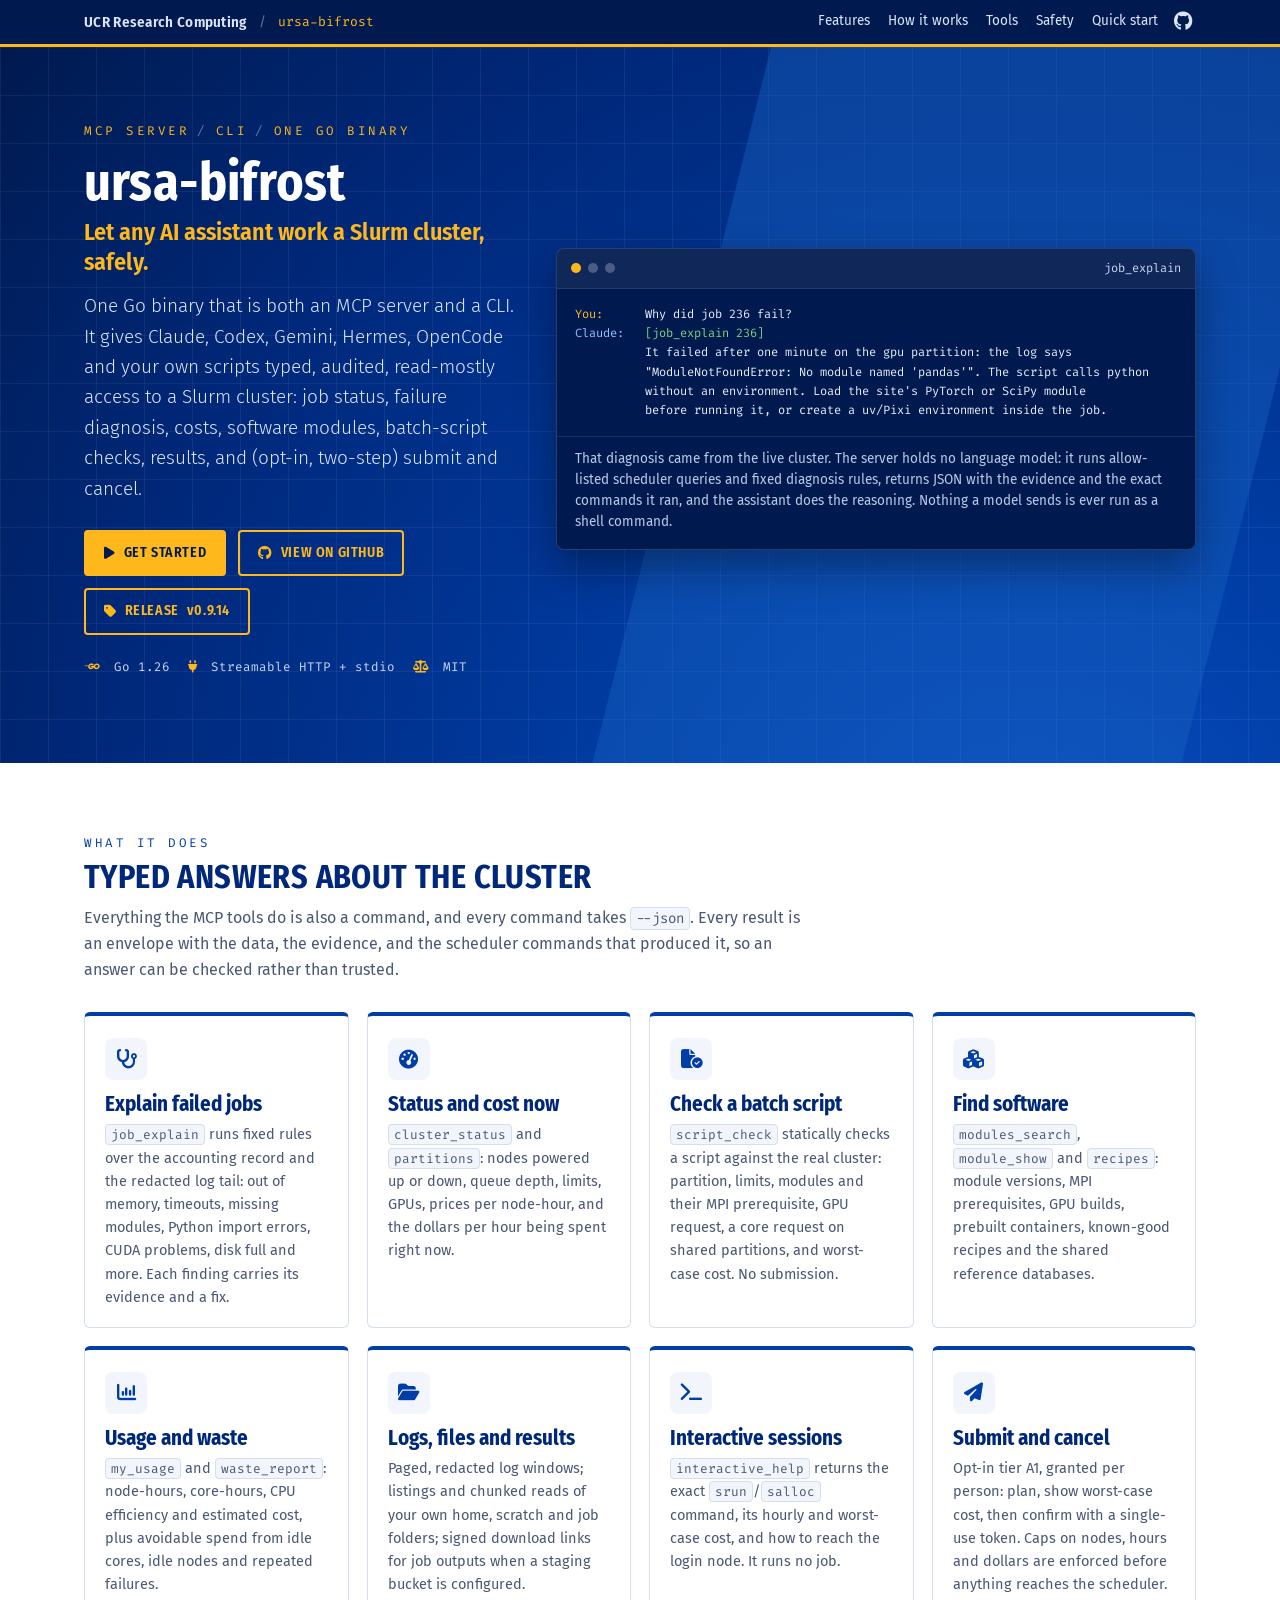
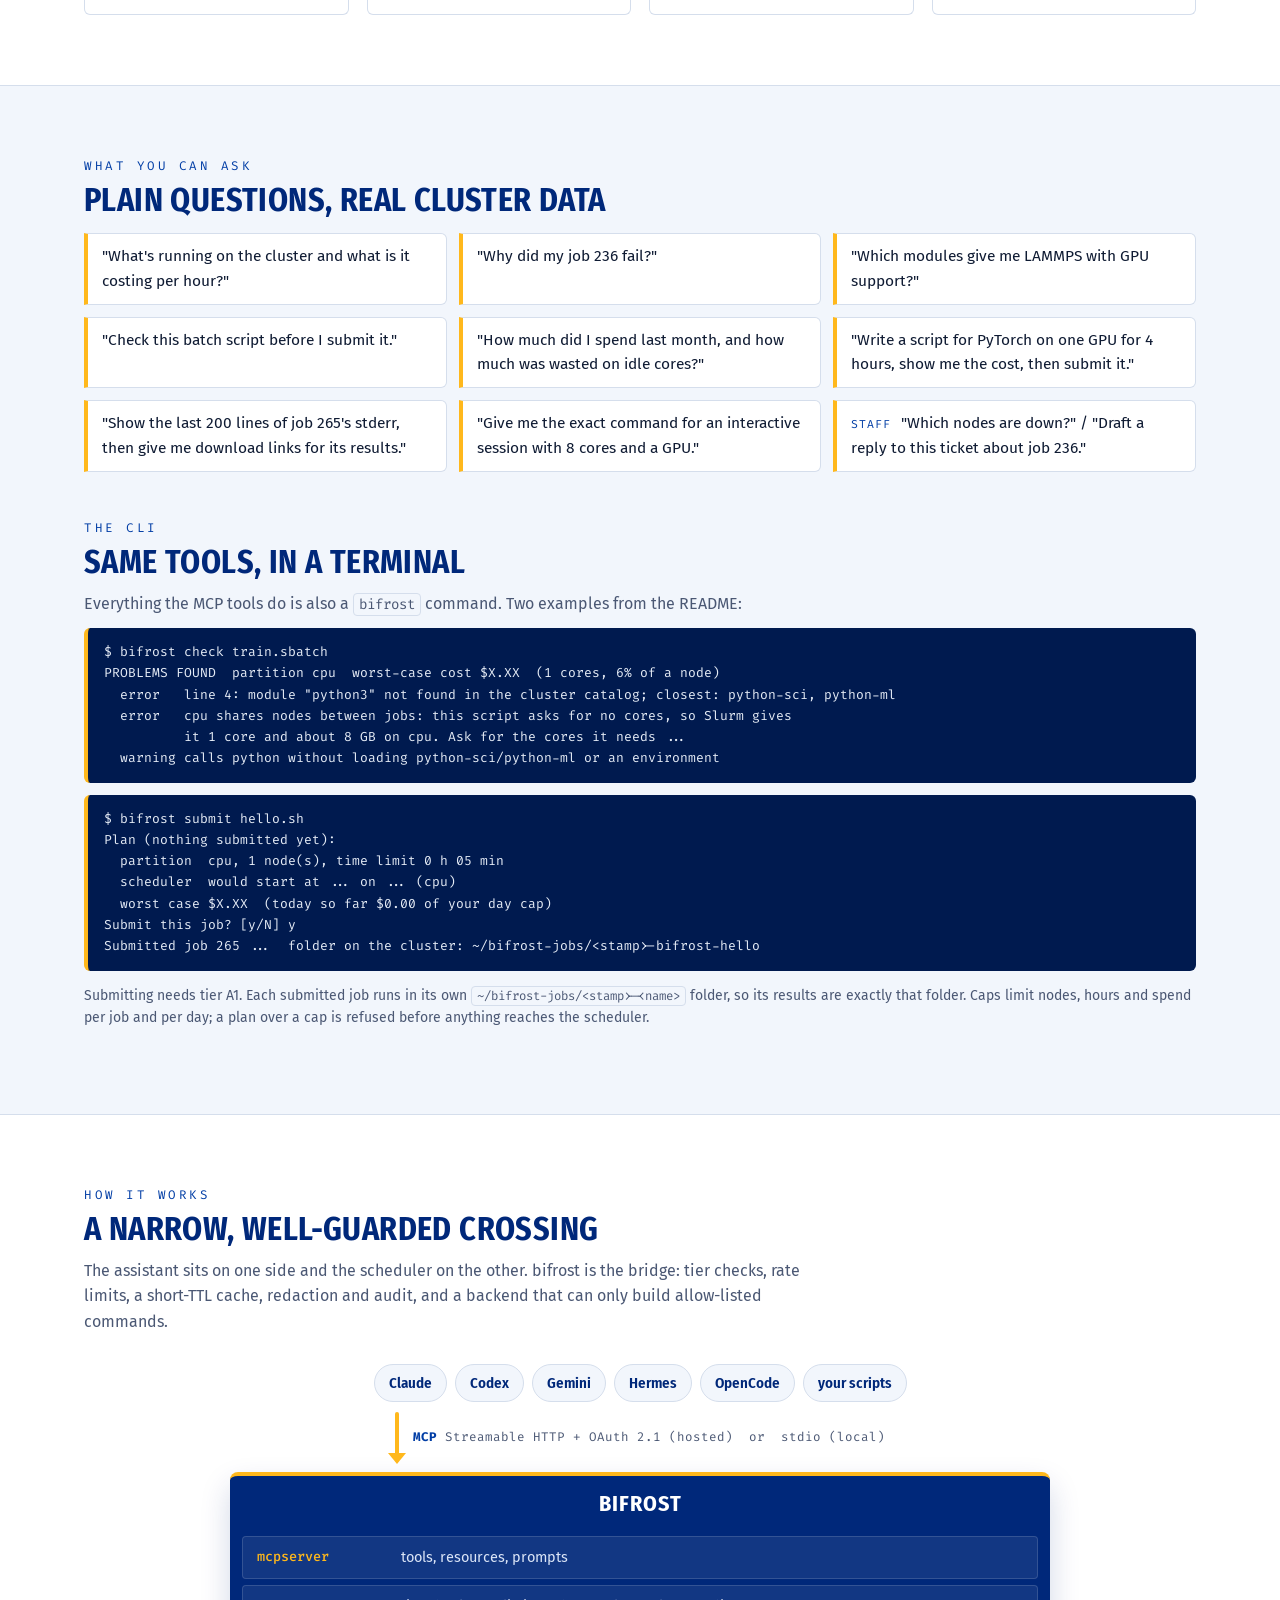
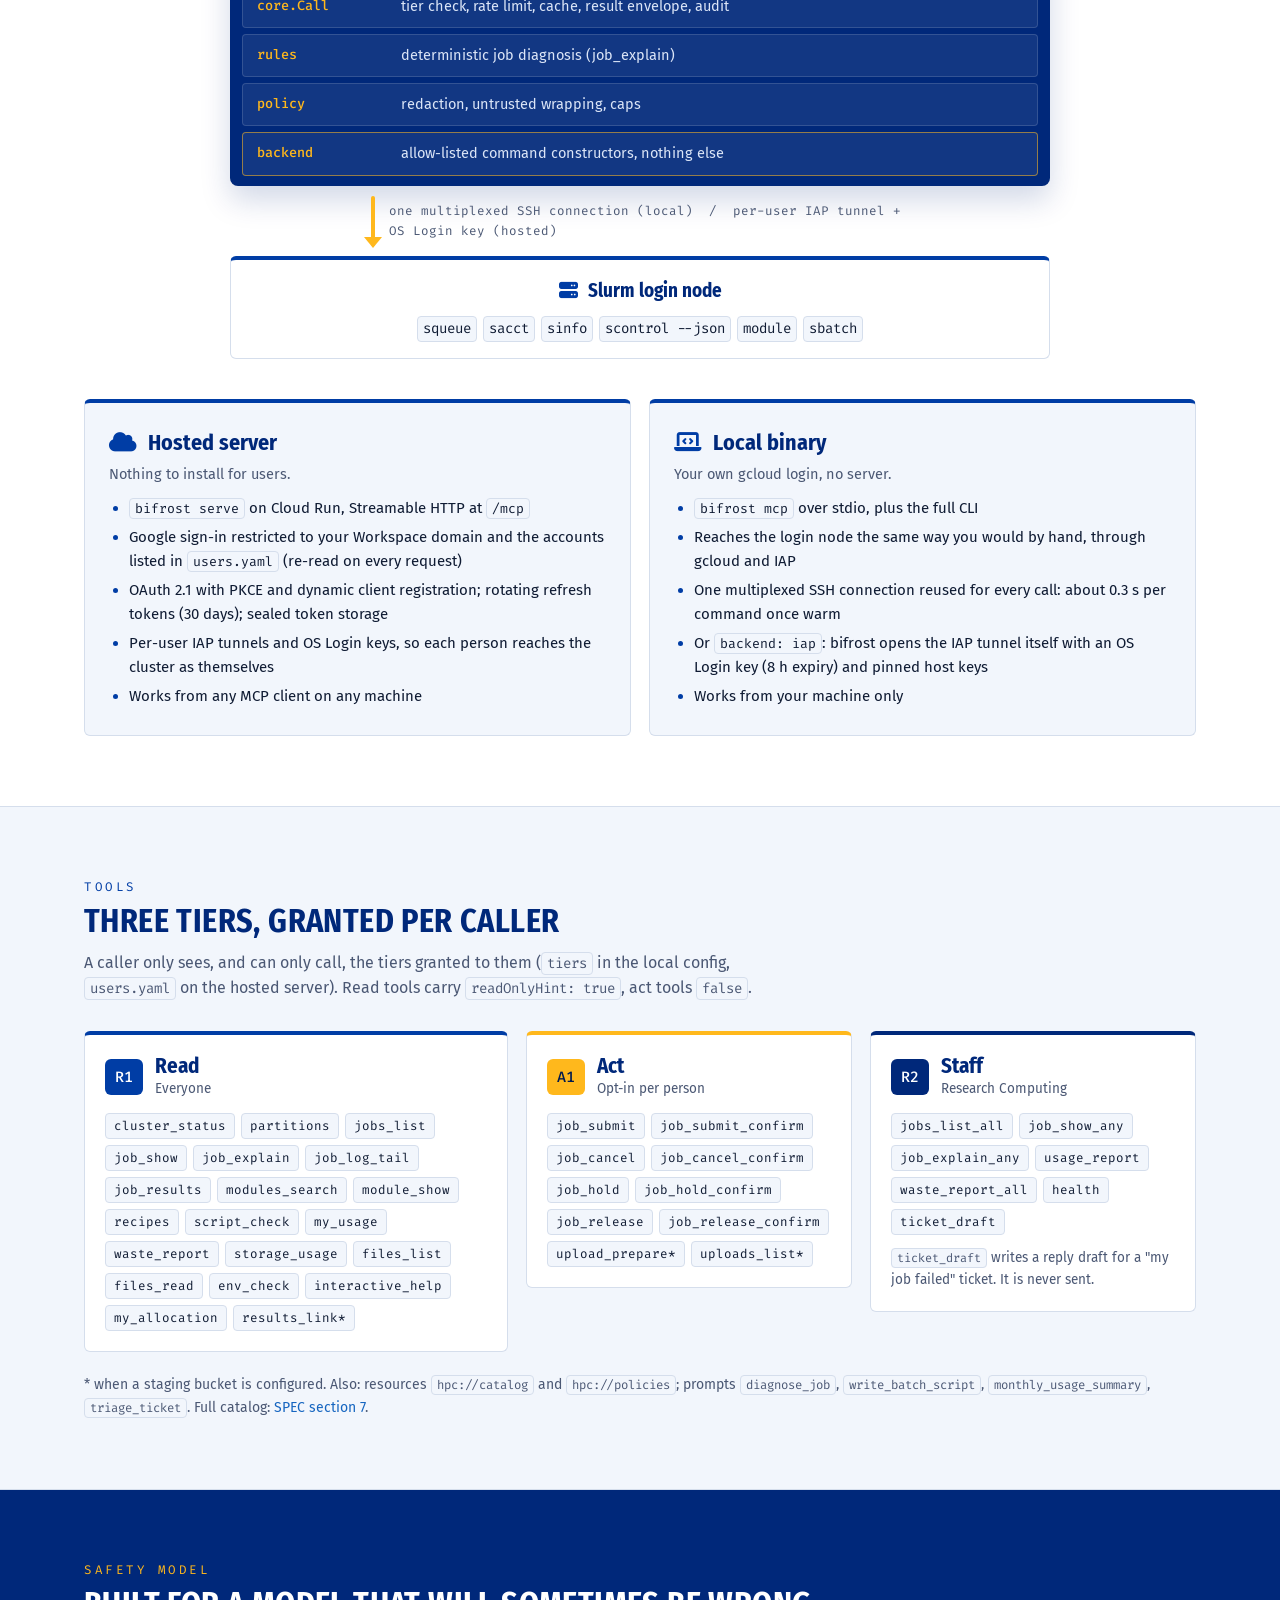
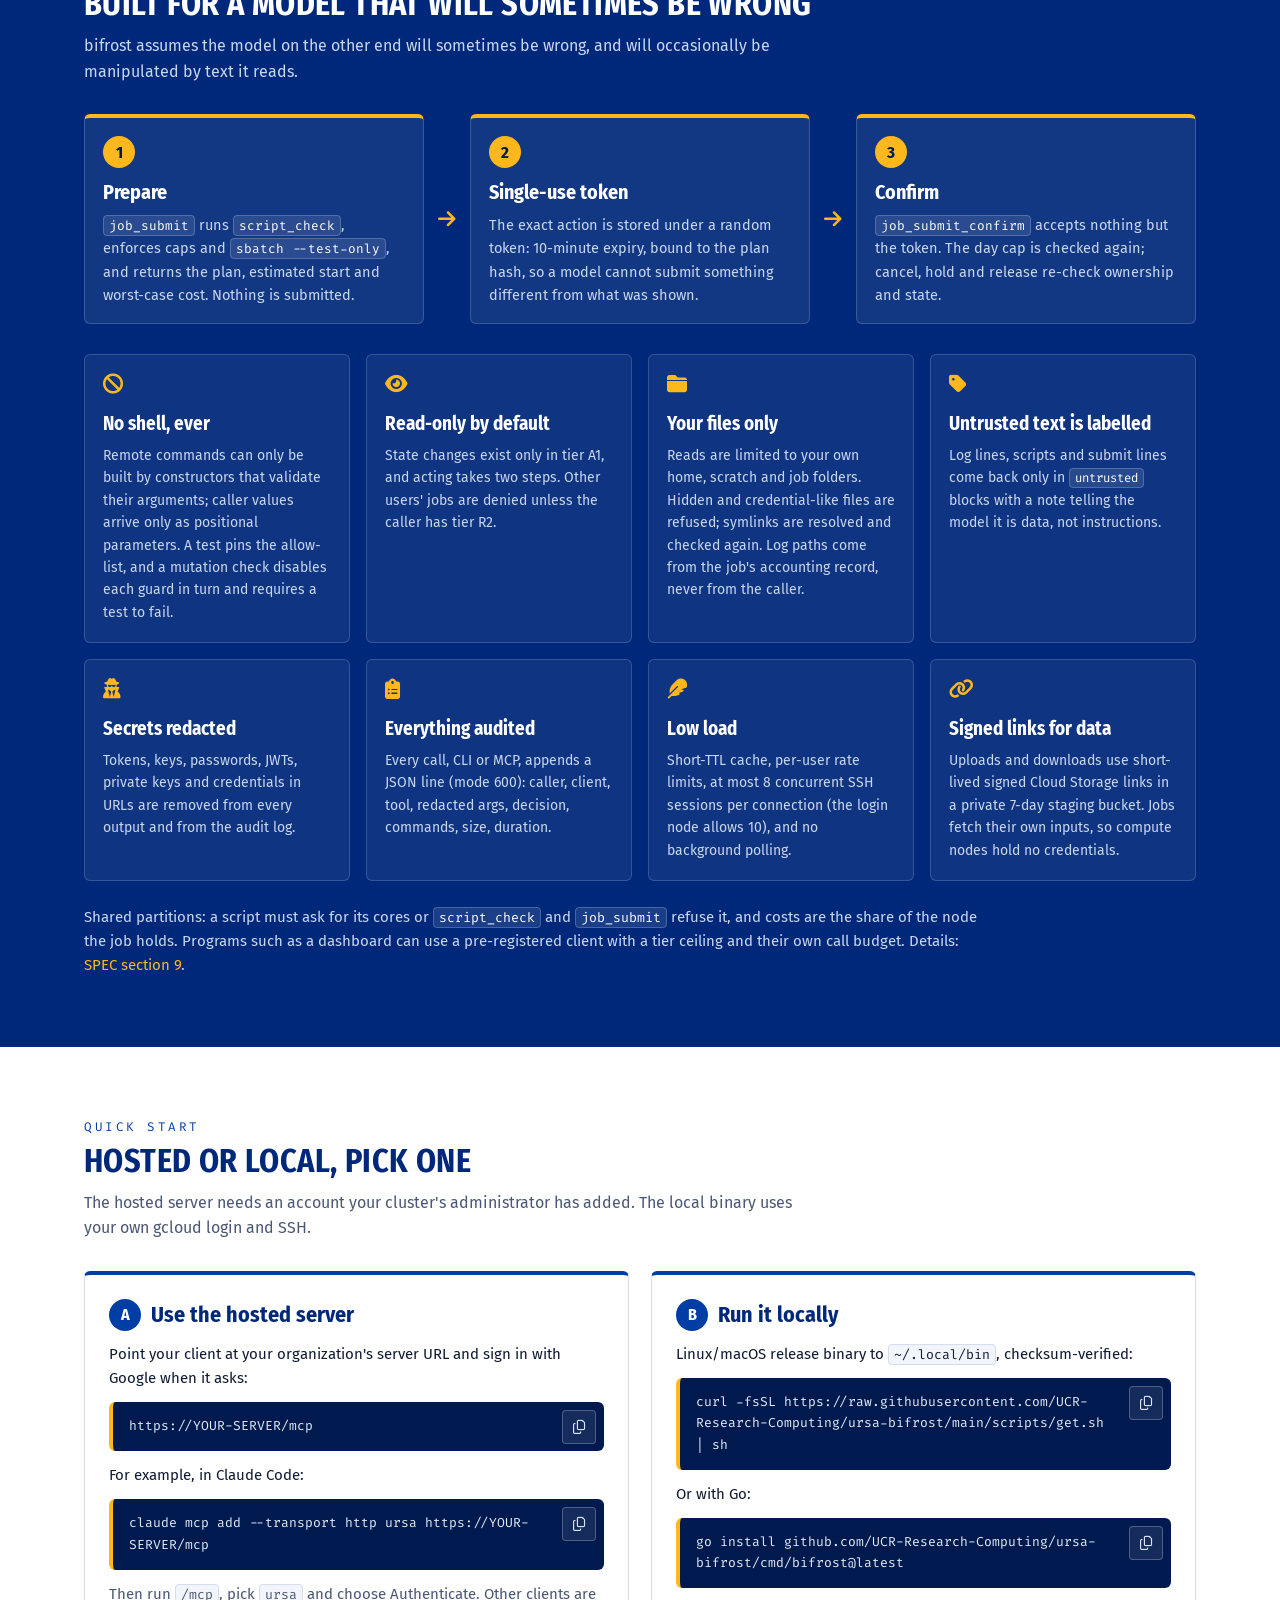
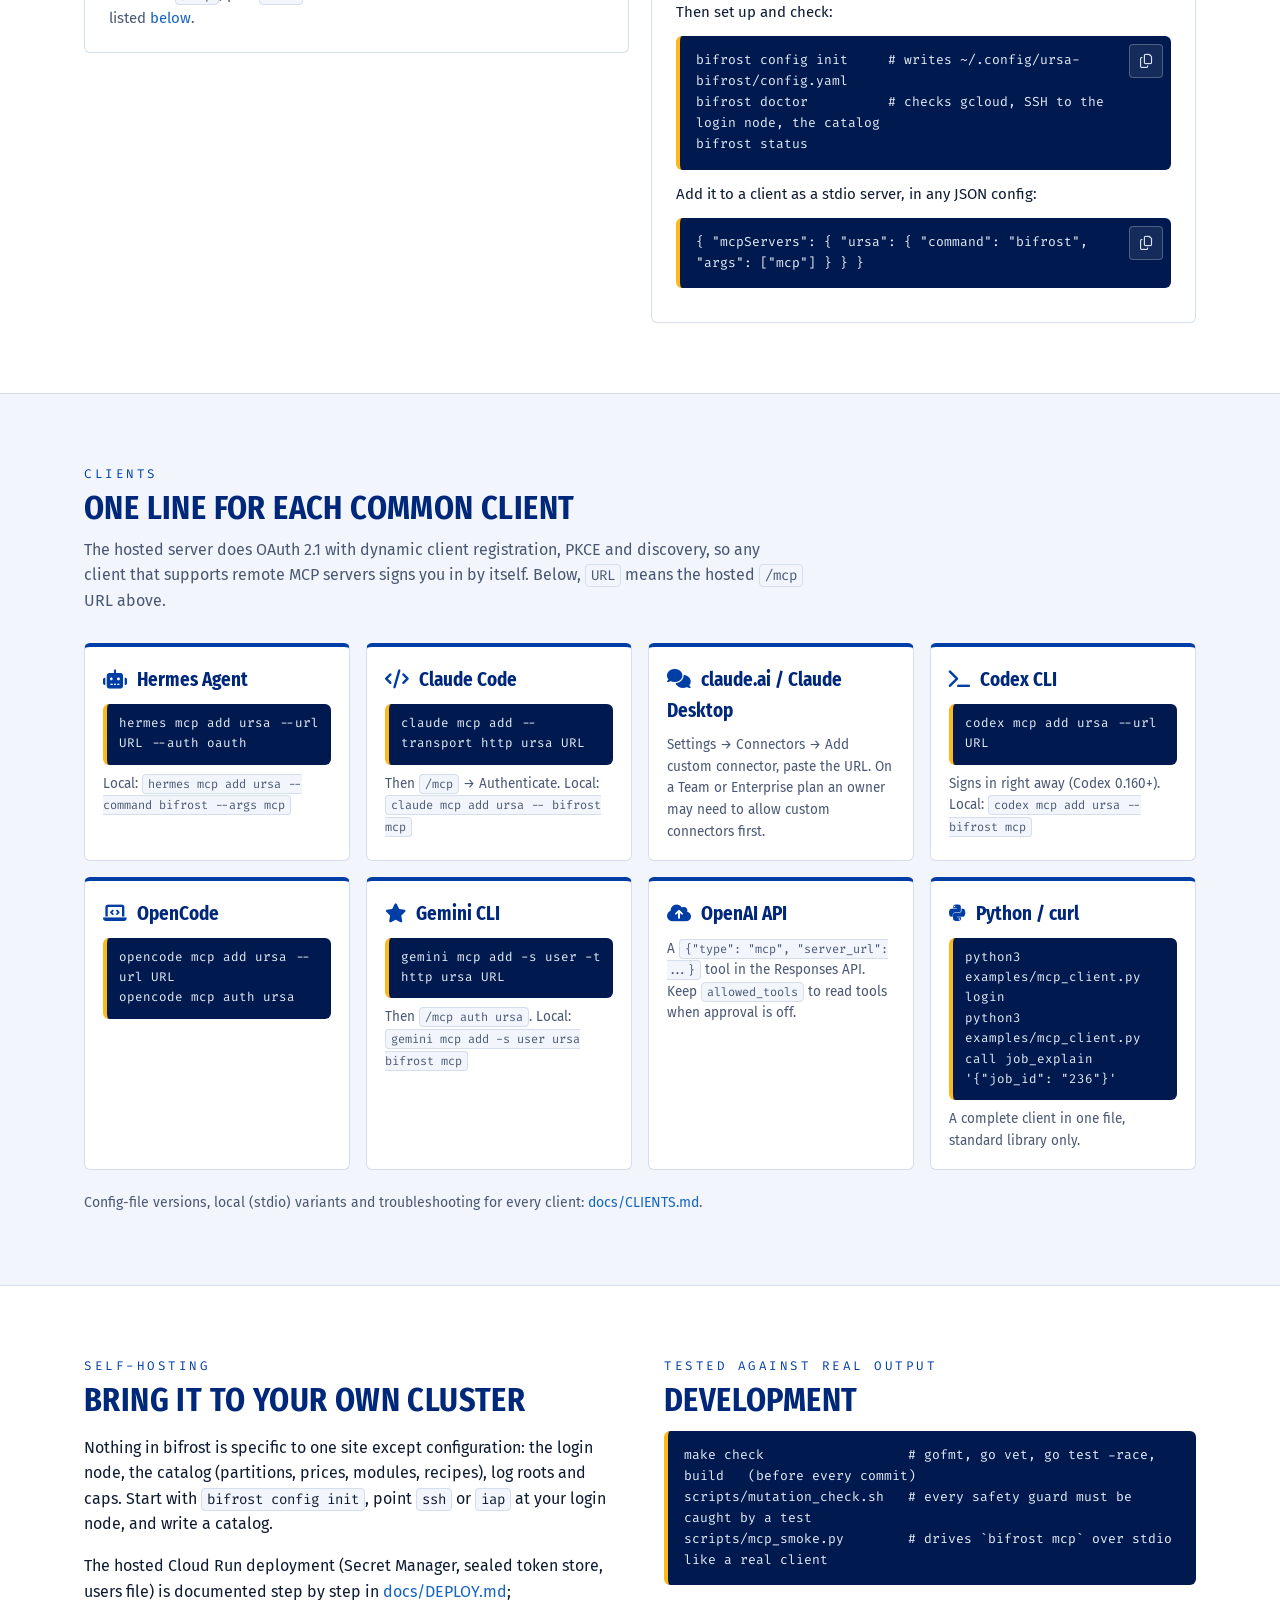
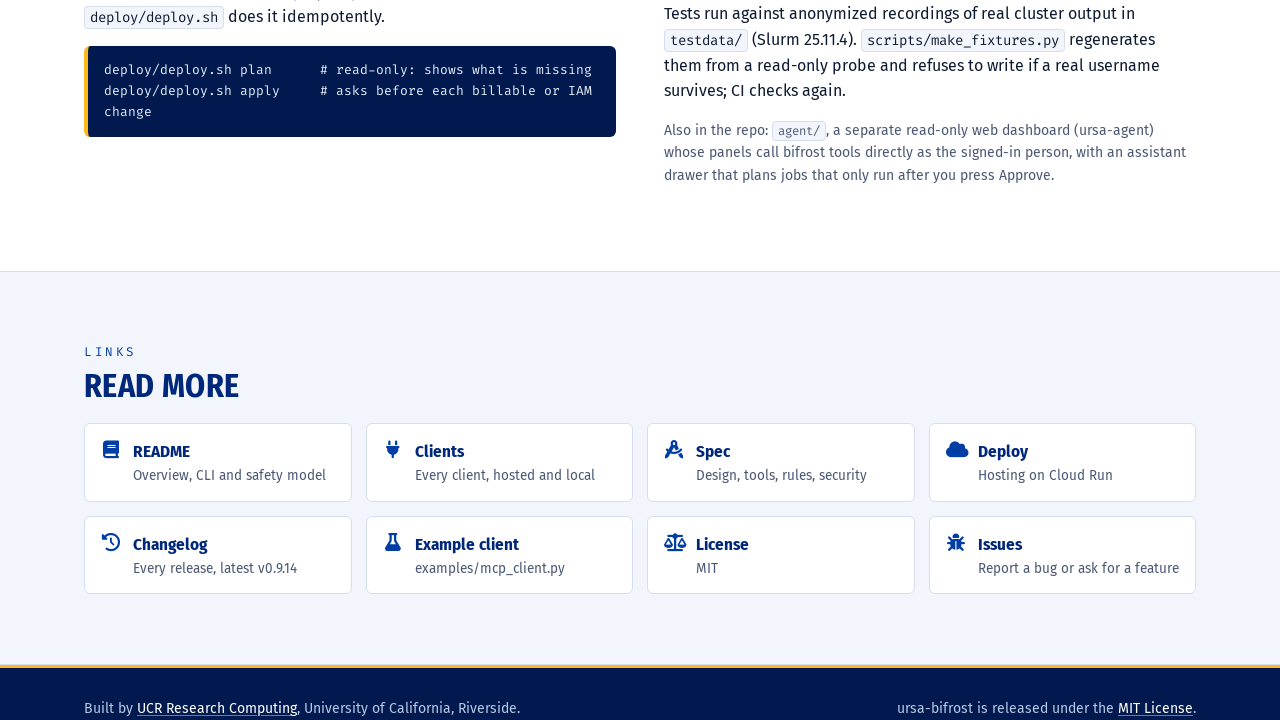
<file: docs/index.html>
<!DOCTYPE html>
<html lang="en">
<head>
  <meta charset="utf-8">
  <meta name="viewport" content="width=device-width, initial-scale=1">
  <title>ursa-bifrost - let any AI assistant work a Slurm cluster, safely</title>
  <meta name="description" content="One Go binary that is both an MCP server and a CLI: typed, audited, read-mostly access to a Slurm cluster for Claude, Codex, Gemini, Hermes, OpenCode and your own scripts.">
  <meta name="theme-color" content="#00287a">
  <link rel="canonical" href="https://ucr-research-computing.github.io/ursa-bifrost/">
  <meta property="og:type" content="website">
  <meta property="og:title" content="ursa-bifrost - let any AI assistant work a Slurm cluster, safely">
  <meta property="og:description" content="An MCP server and CLI in one Go binary. Job status, failure diagnosis, costs, modules, batch-script checks and results, with opt-in two-step submit and cancel. No shell, ever.">
  <meta property="og:url" content="https://ucr-research-computing.github.io/ursa-bifrost/">
  <link rel="preconnect" href="https://fonts.googleapis.com">
  <link rel="preconnect" href="https://fonts.gstatic.com" crossorigin>
  <link rel="stylesheet" href="https://fonts.googleapis.com/css2?family=Fira+Sans:ital,wght@0,300;0,400;0,500;0,600;0,700;1,400&amp;family=Fira+Sans+Condensed:wght@500;600;700&amp;family=Fira+Code:wght@400;500&amp;display=swap">
  <link rel="stylesheet" href="https://cdnjs.cloudflare.com/ajax/libs/font-awesome/6.5.2/css/all.min.css" crossorigin="anonymous" referrerpolicy="no-referrer">
  <link rel="stylesheet" href="site.css">
</head>
<body>
<a class="skip-link" href="#main">Skip to content</a>

<header class="util">
  <div class="container util-row">
    <a class="util-home" href="https://ucr-research-computing.github.io/">UCR Research Computing</a>
    <span class="util-sep" aria-hidden="true">/</span>
    <span class="util-proj">ursa-bifrost</span>
    <span class="sp"></span>
    <nav class="util-nav" aria-label="Page sections">
      <a href="#features">Features</a>
      <a href="#how">How it works</a>
      <a href="#tools">Tools</a>
      <a href="#safety">Safety</a>
      <a href="#start">Quick start</a>
    </nav>
    <a class="util-gh" href="https://github.com/UCR-Research-Computing/ursa-bifrost" aria-label="ursa-bifrost on GitHub"><i class="fa-brands fa-github" aria-hidden="true"></i></a>
  </div>
</header>

<main id="main">

<!-- HERO -->
<section class="hero">
  <div class="container hero-grid">
    <div class="hero-copy">
      <div class="kicker">MCP server<span class="sep">/</span>CLI<span class="sep">/</span>One Go binary</div>
      <h1>ursa-bifrost</h1>
      <p class="tagline">Let any AI assistant work a Slurm cluster, safely.</p>
      <p class="lead">One Go binary that is both an MCP server and a CLI. It gives Claude, Codex, Gemini, Hermes, OpenCode and your own scripts typed, audited, read-mostly access to a Slurm cluster: job status, failure diagnosis, costs, software modules, batch-script checks, results, and (opt-in, two-step) submit and cancel.</p>
      <div class="cta">
        <a class="btn gold solid" href="#start"><i class="fa-solid fa-play" aria-hidden="true"></i> Get started</a>
        <a class="btn gold" href="https://github.com/UCR-Research-Computing/ursa-bifrost"><i class="fa-brands fa-github" aria-hidden="true"></i> View on GitHub</a>
        <a class="btn gold" href="https://github.com/UCR-Research-Computing/ursa-bifrost/releases/tag/v0.9.14"><i class="fa-solid fa-tag" aria-hidden="true"></i> Release <span class="ver">v0.9.14</span></a>
      </div>
      <ul class="facts" aria-label="Project facts">
        <li><i class="fa-brands fa-golang" aria-hidden="true"></i> Go 1.26</li>
        <li><i class="fa-solid fa-plug" aria-hidden="true"></i> Streamable HTTP + stdio</li>
        <li><i class="fa-solid fa-scale-balanced" aria-hidden="true"></i> MIT</li>
      </ul>
    </div>
    <figure class="term">
      <div class="term-bar" aria-hidden="true"><span></span><span></span><span></span><b>job_explain</b></div>
<pre class="term-body"><code><span class="t-you">You:</span>      Why did job 236 fail?
<span class="t-ai">Claude:</span>   <span class="t-tool">[job_explain 236]</span>
          It failed after one minute on the gpu partition: the log says
          "ModuleNotFoundError: No module named 'pandas'". The script calls python
          without an environment. Load the site's PyTorch or SciPy module
          before running it, or create a uv/Pixi environment inside the job.</code></pre>
      <figcaption>That diagnosis came from the live cluster. The server holds no language model: it runs allow-listed scheduler queries and fixed diagnosis rules, returns JSON with the evidence and the exact commands it ran, and the assistant does the reasoning. Nothing a model sends is ever run as a shell command.</figcaption>
    </figure>
  </div>
</section>

<!-- FEATURES -->
<section class="band" id="features">
  <div class="container">
    <div class="band-head">
      <div>
        <div class="kicker">What it does</div>
        <h2>Typed answers about the cluster</h2>
        <p class="sub">Everything the MCP tools do is also a command, and every command takes <code>--json</code>. Every result is an envelope with the data, the evidence, and the scheduler commands that produced it, so an answer can be checked rather than trusted.</p>
      </div>
    </div>
    <div class="tasks">
      <article class="task">
        <div class="ic"><i class="fa-solid fa-stethoscope" aria-hidden="true"></i></div>
        <h3>Explain failed jobs</h3>
        <p><code>job_explain</code> runs fixed rules over the accounting record and the redacted log tail: out of memory, timeouts, missing modules, Python import errors, CUDA problems, disk full and more. Each finding carries its evidence and a fix.</p>
      </article>
      <article class="task">
        <div class="ic"><i class="fa-solid fa-gauge-high" aria-hidden="true"></i></div>
        <h3>Status and cost now</h3>
        <p><code>cluster_status</code> and <code>partitions</code>: nodes powered up or down, queue depth, limits, GPUs, prices per node-hour, and the dollars per hour being spent right now.</p>
      </article>
      <article class="task">
        <div class="ic"><i class="fa-solid fa-file-circle-check" aria-hidden="true"></i></div>
        <h3>Check a batch script</h3>
        <p><code>script_check</code> statically checks a script against the real cluster: partition, limits, modules and their MPI prerequisite, GPU request, a core request on shared partitions, and worst-case cost. No submission.</p>
      </article>
      <article class="task">
        <div class="ic"><i class="fa-solid fa-cubes" aria-hidden="true"></i></div>
        <h3>Find software</h3>
        <p><code>modules_search</code>, <code>module_show</code> and <code>recipes</code>: module versions, MPI prerequisites, GPU builds, prebuilt containers, known-good recipes and the shared reference databases.</p>
      </article>
      <article class="task">
        <div class="ic"><i class="fa-solid fa-chart-column" aria-hidden="true"></i></div>
        <h3>Usage and waste</h3>
        <p><code>my_usage</code> and <code>waste_report</code>: node-hours, core-hours, CPU efficiency and estimated cost, plus avoidable spend from idle cores, idle nodes and repeated failures.</p>
      </article>
      <article class="task">
        <div class="ic"><i class="fa-solid fa-folder-open" aria-hidden="true"></i></div>
        <h3>Logs, files and results</h3>
        <p>Paged, redacted log windows; listings and chunked reads of your own home, scratch and job folders; signed download links for job outputs when a staging bucket is configured.</p>
      </article>
      <article class="task">
        <div class="ic"><i class="fa-solid fa-terminal" aria-hidden="true"></i></div>
        <h3>Interactive sessions</h3>
        <p><code>interactive_help</code> returns the exact <code>srun</code>/<code>salloc</code> command, its hourly and worst-case cost, and how to reach the login node. It runs no job.</p>
      </article>
      <article class="task">
        <div class="ic"><i class="fa-solid fa-paper-plane" aria-hidden="true"></i></div>
        <h3>Submit and cancel</h3>
        <p>Opt-in tier A1, granted per person: plan, show worst-case cost, then confirm with a single-use token. Caps on nodes, hours and dollars are enforced before anything reaches the scheduler.</p>
      </article>
    </div>
  </div>
</section>

<!-- WHAT YOU CAN ASK -->
<section class="band alt" id="ask">
  <div class="container">
    <div class="kicker">What you can ask</div>
    <h2>Plain questions, real cluster data</h2>
    <ul class="asks">
      <li>"What's running on the cluster and what is it costing per hour?"</li>
      <li>"Why did my job 236 fail?"</li>
      <li>"Which modules give me LAMMPS with GPU support?"</li>
      <li>"Check this batch script before I submit it."</li>
      <li>"How much did I spend last month, and how much was wasted on idle cores?"</li>
      <li>"Write a script for PyTorch on one GPU for 4 hours, show me the cost, then submit it."</li>
      <li>"Show the last 200 lines of job 265's stderr, then give me download links for its results."</li>
      <li>"Give me the exact command for an interactive session with 8 cores and a GPU."</li>
      <li><span class="who">Staff</span> "Which nodes are down?" / "Draft a reply to this ticket about job 236."</li>
    </ul>

    <div class="cli-head">
      <div class="kicker">The CLI</div>
      <h2>Same tools, in a terminal</h2>
      <p class="sub">Everything the MCP tools do is also a <code>bifrost</code> command. Two examples from the README:</p>
    </div>
<pre class="code"><code>$ bifrost check train.sbatch
PROBLEMS FOUND  partition cpu  worst-case cost $X.XX  (1 cores, 6% of a node)
  error   line 4: module "python3" not found in the cluster catalog; closest: python-sci, python-ml
  error   cpu shares nodes between jobs: this script asks for no cores, so Slurm gives
          it 1 core and about 8 GB on cpu. Ask for the cores it needs ...
  warning calls python without loading python-sci/python-ml or an environment</code></pre>
<pre class="code"><code>$ bifrost submit hello.sh
Plan (nothing submitted yet):
  partition  cpu, 1 node(s), time limit 0 h 05 min
  scheduler  would start at ... on ... (cpu)
  worst case $X.XX  (today so far $0.00 of your day cap)
Submit this job? [y/N] y
Submitted job 265 ...  folder on the cluster: ~/bifrost-jobs/&lt;stamp&gt;-bifrost-hello</code></pre>
    <p class="note">Submitting needs tier A1. Each submitted job runs in its own <code>~/bifrost-jobs/&lt;stamp&gt;-&lt;name&gt;</code> folder, so its results are exactly that folder. Caps limit nodes, hours and spend per job and per day; a plan over a cap is refused before anything reaches the scheduler.</p>
  </div>
</section>

<!-- HOW IT WORKS -->
<section class="band" id="how">
  <div class="container">
    <div class="band-head">
      <div>
        <div class="kicker">How it works</div>
        <h2>A narrow, well-guarded crossing</h2>
        <p class="sub">The assistant sits on one side and the scheduler on the other. bifrost is the bridge: tier checks, rate limits, a short-TTL cache, redaction and audit, and a backend that can only build allow-listed commands.</p>
      </div>
    </div>

    <div class="arch" role="img" aria-label="Architecture: MCP clients connect over Streamable HTTP with OAuth 2.1 (hosted) or stdio (local) to bifrost, whose layers are mcpserver, core.Call, rules, policy and backend. bifrost reaches the Slurm login node over one multiplexed SSH connection (local) or a per-user IAP tunnel with an OS Login key (hosted), and runs squeue, sacct, sinfo, scontrol --json, module and sbatch.">
      <div class="arch-row arch-clients">
        <span class="chip-c">Claude</span><span class="chip-c">Codex</span><span class="chip-c">Gemini</span><span class="chip-c">Hermes</span><span class="chip-c">OpenCode</span><span class="chip-c">your scripts</span>
      </div>
      <div class="arch-link">
        <span class="arrow" aria-hidden="true"></span>
        <span class="lbl"><b>MCP</b> Streamable HTTP + OAuth 2.1 (hosted) &nbsp;or&nbsp; stdio (local)</span>
      </div>
      <div class="arch-core">
        <div class="arch-core-title">bifrost</div>
        <div class="layer"><b>mcpserver</b><span>tools, resources, prompts</span></div>
        <div class="layer"><b>core.Call</b><span>tier check, rate limit, cache, result envelope, audit</span></div>
        <div class="layer"><b>rules</b><span>deterministic job diagnosis (job_explain)</span></div>
        <div class="layer"><b>policy</b><span>redaction, untrusted wrapping, caps</span></div>
        <div class="layer"><b>backend</b><span>allow-listed command constructors, nothing else</span></div>
      </div>
      <div class="arch-link">
        <span class="arrow" aria-hidden="true"></span>
        <span class="lbl">one multiplexed SSH connection (local) &nbsp;/&nbsp; per-user IAP tunnel + OS Login key (hosted)</span>
      </div>
      <div class="arch-row arch-slurm">
        <span class="node"><i class="fa-solid fa-server" aria-hidden="true"></i> Slurm login node</span>
        <span class="cmds"><code>squeue</code> <code>sacct</code> <code>sinfo</code> <code>scontrol --json</code> <code>module</code> <code>sbatch</code></span>
      </div>
    </div>

    <div class="modes">
      <article class="mode">
        <h3><i class="fa-solid fa-cloud" aria-hidden="true"></i> Hosted server</h3>
        <p class="mode-sub">Nothing to install for users.</p>
        <ul>
          <li><code>bifrost serve</code> on Cloud Run, Streamable HTTP at <code>/mcp</code></li>
          <li>Google sign-in restricted to your Workspace domain and the accounts listed in <code>users.yaml</code> (re-read on every request)</li>
          <li>OAuth 2.1 with PKCE and dynamic client registration; rotating refresh tokens (30 days); sealed token storage</li>
          <li>Per-user IAP tunnels and OS Login keys, so each person reaches the cluster as themselves</li>
          <li>Works from any MCP client on any machine</li>
        </ul>
      </article>
      <article class="mode">
        <h3><i class="fa-solid fa-laptop-code" aria-hidden="true"></i> Local binary</h3>
        <p class="mode-sub">Your own gcloud login, no server.</p>
        <ul>
          <li><code>bifrost mcp</code> over stdio, plus the full CLI</li>
          <li>Reaches the login node the same way you would by hand, through gcloud and IAP</li>
          <li>One multiplexed SSH connection reused for every call: about 0.3 s per command once warm</li>
          <li>Or <code>backend: iap</code>: bifrost opens the IAP tunnel itself with an OS Login key (8 h expiry) and pinned host keys</li>
          <li>Works from your machine only</li>
        </ul>
      </article>
    </div>
  </div>
</section>

<!-- TOOLS -->
<section class="band alt" id="tools">
  <div class="container">
    <div class="band-head">
      <div>
        <div class="kicker">Tools</div>
        <h2>Three tiers, granted per caller</h2>
        <p class="sub">A caller only sees, and can only call, the tiers granted to them (<code>tiers</code> in the local config, <code>users.yaml</code> on the hosted server). Read tools carry <code>readOnlyHint: true</code>, act tools <code>false</code>.</p>
      </div>
    </div>
    <div class="tiers">
      <article class="tier">
        <div class="tier-head"><span class="badge">R1</span><div><h3>Read</h3><p>Everyone</p></div></div>
        <ul class="toolchips">
          <li>cluster_status</li><li>partitions</li><li>jobs_list</li><li>job_show</li><li>job_explain</li><li>job_log_tail</li><li>job_results</li><li>modules_search</li><li>module_show</li><li>recipes</li><li>script_check</li><li>my_usage</li><li>waste_report</li><li>storage_usage</li><li>files_list</li><li>files_read</li><li>env_check</li><li>interactive_help</li><li>my_allocation</li><li>results_link*</li>
        </ul>
      </article>
      <article class="tier tier-act">
        <div class="tier-head"><span class="badge">A1</span><div><h3>Act</h3><p>Opt-in per person</p></div></div>
        <ul class="toolchips">
          <li>job_submit</li><li>job_submit_confirm</li><li>job_cancel</li><li>job_cancel_confirm</li><li>job_hold</li><li>job_hold_confirm</li><li>job_release</li><li>job_release_confirm</li><li>upload_prepare*</li><li>uploads_list*</li>
        </ul>
      </article>
      <article class="tier tier-staff">
        <div class="tier-head"><span class="badge">R2</span><div><h3>Staff</h3><p>Research Computing</p></div></div>
        <ul class="toolchips">
          <li>jobs_list_all</li><li>job_show_any</li><li>job_explain_any</li><li>usage_report</li><li>waste_report_all</li><li>health</li><li>ticket_draft</li>
        </ul>
        <p class="tier-note"><code>ticket_draft</code> writes a reply draft for a "my job failed" ticket. It is never sent.</p>
      </article>
    </div>
    <p class="footnote">* when a staging bucket is configured. Also: resources <code>hpc://catalog</code> and <code>hpc://policies</code>; prompts <code>diagnose_job</code>, <code>write_batch_script</code>, <code>monthly_usage_summary</code>, <code>triage_ticket</code>. Full catalog: <a href="https://github.com/UCR-Research-Computing/ursa-bifrost/blob/main/docs/SPEC.md#7-tool-catalog">SPEC section 7</a>.</p>
  </div>
</section>

<!-- SAFETY -->
<section class="band navy" id="safety">
  <div class="container">
    <div class="band-head">
      <div>
        <div class="kicker">Safety model</div>
        <h2>Built for a model that will sometimes be wrong</h2>
        <p class="sub">bifrost assumes the model on the other end will sometimes be wrong, and will occasionally be manipulated by text it reads.</p>
      </div>
    </div>

    <div class="flow">
      <div class="flow-step">
        <span class="flow-n">1</span>
        <h3>Prepare</h3>
        <p><code>job_submit</code> runs <code>script_check</code>, enforces caps and <code>sbatch --test-only</code>, and returns the plan, estimated start and worst-case cost. Nothing is submitted.</p>
      </div>
      <div class="flow-arrow" aria-hidden="true"><i class="fa-solid fa-arrow-right"></i></div>
      <div class="flow-step">
        <span class="flow-n">2</span>
        <h3>Single-use token</h3>
        <p>The exact action is stored under a random token: 10-minute expiry, bound to the plan hash, so a model cannot submit something different from what was shown.</p>
      </div>
      <div class="flow-arrow" aria-hidden="true"><i class="fa-solid fa-arrow-right"></i></div>
      <div class="flow-step">
        <span class="flow-n">3</span>
        <h3>Confirm</h3>
        <p><code>job_submit_confirm</code> accepts nothing but the token. The day cap is checked again; cancel, hold and release re-check ownership and state.</p>
      </div>
    </div>

    <div class="know">
      <div class="kc"><i class="fa-solid fa-ban" aria-hidden="true"></i><h3>No shell, ever</h3><p>Remote commands can only be built by constructors that validate their arguments; caller values arrive only as positional parameters. A test pins the allow-list, and a mutation check disables each guard in turn and requires a test to fail.</p></div>
      <div class="kc"><i class="fa-solid fa-eye" aria-hidden="true"></i><h3>Read-only by default</h3><p>State changes exist only in tier A1, and acting takes two steps. Other users' jobs are denied unless the caller has tier R2.</p></div>
      <div class="kc"><i class="fa-solid fa-folder-closed" aria-hidden="true"></i><h3>Your files only</h3><p>Reads are limited to your own home, scratch and job folders. Hidden and credential-like files are refused; symlinks are resolved and checked again. Log paths come from the job's accounting record, never from the caller.</p></div>
      <div class="kc"><i class="fa-solid fa-tag" aria-hidden="true"></i><h3>Untrusted text is labelled</h3><p>Log lines, scripts and submit lines come back only in <code>untrusted</code> blocks with a note telling the model it is data, not instructions.</p></div>
      <div class="kc"><i class="fa-solid fa-user-secret" aria-hidden="true"></i><h3>Secrets redacted</h3><p>Tokens, keys, passwords, JWTs, private keys and credentials in URLs are removed from every output and from the audit log.</p></div>
      <div class="kc"><i class="fa-solid fa-clipboard-list" aria-hidden="true"></i><h3>Everything audited</h3><p>Every call, CLI or MCP, appends a JSON line (mode 600): caller, client, tool, redacted args, decision, commands, size, duration.</p></div>
      <div class="kc"><i class="fa-solid fa-feather" aria-hidden="true"></i><h3>Low load</h3><p>Short-TTL cache, per-user rate limits, at most 8 concurrent SSH sessions per connection (the login node allows 10), and no background polling.</p></div>
      <div class="kc"><i class="fa-solid fa-link" aria-hidden="true"></i><h3>Signed links for data</h3><p>Uploads and downloads use short-lived signed Cloud Storage links in a private 7-day staging bucket. Jobs fetch their own inputs, so compute nodes hold no credentials.</p></div>
    </div>
    <p class="safety-more">Shared partitions: a script must ask for its cores or <code>script_check</code> and <code>job_submit</code> refuse it, and costs are the share of the node the job holds. Programs such as a dashboard can use a pre-registered client with a tier ceiling and their own call budget. Details: <a href="https://github.com/UCR-Research-Computing/ursa-bifrost/blob/main/docs/SPEC.md#9-security-and-governance">SPEC section 9</a>.</p>
  </div>
</section>

<!-- QUICK START -->
<section class="band" id="start">
  <div class="container">
    <div class="band-head">
      <div>
        <div class="kicker">Quick start</div>
        <h2>Hosted or local, pick one</h2>
        <p class="sub">The hosted server needs an account your cluster's administrator has added. The local binary uses your own gcloud login and SSH.</p>
      </div>
    </div>

    <div class="start-grid">
      <article class="start">
        <h3><span class="step-n">A</span> Use the hosted server</h3>
        <p>Point your client at your organization's server URL and sign in with Google when it asks:</p>
        <div class="codewrap">
<pre class="code"><code id="cmd-url">https://YOUR-SERVER/mcp</code></pre>
          <button class="copy" type="button" data-copy="cmd-url" aria-label="Copy server URL"><i class="fa-regular fa-copy" aria-hidden="true"></i></button>
        </div>
        <p>For example, in Claude Code:</p>
        <div class="codewrap">
<pre class="code"><code id="cmd-claude">claude mcp add --transport http ursa https://YOUR-SERVER/mcp</code></pre>
          <button class="copy" type="button" data-copy="cmd-claude" aria-label="Copy Claude Code command"><i class="fa-regular fa-copy" aria-hidden="true"></i></button>
        </div>
        <p class="note">Then run <code>/mcp</code>, pick <code>ursa</code> and choose Authenticate. Other clients are listed <a href="#clients">below</a>.</p>
      </article>
      <article class="start">
        <h3><span class="step-n">B</span> Run it locally</h3>
        <p>Linux/macOS release binary to <code>~/.local/bin</code>, checksum-verified:</p>
        <div class="codewrap">
<pre class="code"><code id="cmd-get">curl -fsSL https://raw.githubusercontent.com/UCR-Research-Computing/ursa-bifrost/main/scripts/get.sh | sh</code></pre>
          <button class="copy" type="button" data-copy="cmd-get" aria-label="Copy install command"><i class="fa-regular fa-copy" aria-hidden="true"></i></button>
        </div>
        <p>Or with Go:</p>
        <div class="codewrap">
<pre class="code"><code id="cmd-go">go install github.com/UCR-Research-Computing/ursa-bifrost/cmd/bifrost@latest</code></pre>
          <button class="copy" type="button" data-copy="cmd-go" aria-label="Copy go install command"><i class="fa-regular fa-copy" aria-hidden="true"></i></button>
        </div>
        <p>Then set up and check:</p>
        <div class="codewrap">
<pre class="code"><code id="cmd-init">bifrost config init     # writes ~/.config/ursa-bifrost/config.yaml
bifrost doctor          # checks gcloud, SSH to the login node, the catalog
bifrost status</code></pre>
          <button class="copy" type="button" data-copy="cmd-init" aria-label="Copy first-run commands"><i class="fa-regular fa-copy" aria-hidden="true"></i></button>
        </div>
        <p>Add it to a client as a stdio server, in any JSON config:</p>
        <div class="codewrap">
<pre class="code"><code id="cmd-json">{ "mcpServers": { "ursa": { "command": "bifrost", "args": ["mcp"] } } }</code></pre>
          <button class="copy" type="button" data-copy="cmd-json" aria-label="Copy JSON client config"><i class="fa-regular fa-copy" aria-hidden="true"></i></button>
        </div>
      </article>
    </div>
  </div>
</section>

<!-- CLIENTS -->
<section class="band alt" id="clients">
  <div class="container">
    <div class="band-head">
      <div>
        <div class="kicker">Clients</div>
        <h2>One line for each common client</h2>
        <p class="sub">The hosted server does OAuth 2.1 with dynamic client registration, PKCE and discovery, so any client that supports remote MCP servers signs you in by itself. Below, <code>URL</code> means the hosted <code>/mcp</code> URL above.</p>
      </div>
    </div>
    <div class="clients">
      <article class="client">
        <h3><i class="fa-solid fa-robot" aria-hidden="true"></i> Hermes Agent</h3>
        <pre class="code sm"><code>hermes mcp add ursa --url URL --auth oauth</code></pre>
        <p>Local: <code>hermes mcp add ursa --command bifrost --args mcp</code></p>
      </article>
      <article class="client">
        <h3><i class="fa-solid fa-code" aria-hidden="true"></i> Claude Code</h3>
        <pre class="code sm"><code>claude mcp add --transport http ursa URL</code></pre>
        <p>Then <code>/mcp</code> &rarr; Authenticate. Local: <code>claude mcp add ursa -- bifrost mcp</code></p>
      </article>
      <article class="client">
        <h3><i class="fa-solid fa-comments" aria-hidden="true"></i> claude.ai / Claude Desktop</h3>
        <p>Settings &rarr; Connectors &rarr; Add custom connector, paste the URL. On a Team or Enterprise plan an owner may need to allow custom connectors first.</p>
      </article>
      <article class="client">
        <h3><i class="fa-solid fa-terminal" aria-hidden="true"></i> Codex CLI</h3>
        <pre class="code sm"><code>codex mcp add ursa --url URL</code></pre>
        <p>Signs in right away (Codex 0.160+). Local: <code>codex mcp add ursa -- bifrost mcp</code></p>
      </article>
      <article class="client">
        <h3><i class="fa-solid fa-laptop-code" aria-hidden="true"></i> OpenCode</h3>
        <pre class="code sm"><code>opencode mcp add ursa --url URL
opencode mcp auth ursa</code></pre>
      </article>
      <article class="client">
        <h3><i class="fa-solid fa-star" aria-hidden="true"></i> Gemini CLI</h3>
        <pre class="code sm"><code>gemini mcp add -s user -t http ursa URL</code></pre>
        <p>Then <code>/mcp auth ursa</code>. Local: <code>gemini mcp add -s user ursa bifrost mcp</code></p>
      </article>
      <article class="client">
        <h3><i class="fa-solid fa-cloud-arrow-up" aria-hidden="true"></i> OpenAI API</h3>
        <p>A <code>{"type": "mcp", "server_url": ...}</code> tool in the Responses API. Keep <code>allowed_tools</code> to read tools when approval is off.</p>
      </article>
      <article class="client">
        <h3><i class="fa-brands fa-python" aria-hidden="true"></i> Python / curl</h3>
        <pre class="code sm"><code>python3 examples/mcp_client.py login
python3 examples/mcp_client.py call job_explain '{"job_id": "236"}'</code></pre>
        <p>A complete client in one file, standard library only.</p>
      </article>
    </div>
    <p class="footnote">Config-file versions, local (stdio) variants and troubleshooting for every client: <a href="https://github.com/UCR-Research-Computing/ursa-bifrost/blob/main/docs/CLIENTS.md">docs/CLIENTS.md</a>.</p>
  </div>
</section>

<!-- SELF-HOST -->
<section class="band" id="selfhost">
  <div class="container two-col">
    <div>
      <div class="kicker">Self-hosting</div>
      <h2>Bring it to your own cluster</h2>
      <p>Nothing in bifrost is specific to one site except configuration: the login node, the catalog (partitions, prices, modules, recipes), log roots and caps. Start with <code>bifrost config init</code>, point <code>ssh</code> or <code>iap</code> at your login node, and write a catalog.</p>
      <p>The hosted Cloud Run deployment (Secret Manager, sealed token store, users file) is documented step by step in <a href="https://github.com/UCR-Research-Computing/ursa-bifrost/blob/main/docs/DEPLOY.md">docs/DEPLOY.md</a>; <code>deploy/deploy.sh</code> does it idempotently.</p>
<pre class="code"><code>deploy/deploy.sh plan      # read-only: shows what is missing
deploy/deploy.sh apply     # asks before each billable or IAM change</code></pre>
    </div>
    <div>
      <div class="kicker">Tested against real output</div>
      <h2>Development</h2>
<pre class="code"><code>make check                  # gofmt, go vet, go test -race, build   (before every commit)
scripts/mutation_check.sh   # every safety guard must be caught by a test
scripts/mcp_smoke.py        # drives `bifrost mcp` over stdio like a real client</code></pre>
      <p>Tests run against anonymized recordings of real cluster output in <code>testdata/</code> (Slurm 25.11.4). <code>scripts/make_fixtures.py</code> regenerates them from a read-only probe and refuses to write if a real username survives; CI checks again.</p>
      <p class="note">Also in the repo: <code>agent/</code>, a separate read-only web dashboard (ursa-agent) whose panels call bifrost tools directly as the signed-in person, with an assistant drawer that plans jobs that only run after you press Approve.</p>
    </div>
  </div>
</section>

<!-- LINKS -->
<section class="band alt" id="links">
  <div class="container">
    <div class="kicker">Links</div>
    <h2>Read more</h2>
    <div class="links">
      <a class="lk" href="https://github.com/UCR-Research-Computing/ursa-bifrost/blob/main/README.md"><i class="fa-solid fa-book" aria-hidden="true"></i><span><b>README</b>Overview, CLI and safety model</span></a>
      <a class="lk" href="https://github.com/UCR-Research-Computing/ursa-bifrost/blob/main/docs/CLIENTS.md"><i class="fa-solid fa-plug" aria-hidden="true"></i><span><b>Clients</b>Every client, hosted and local</span></a>
      <a class="lk" href="https://github.com/UCR-Research-Computing/ursa-bifrost/blob/main/docs/SPEC.md"><i class="fa-solid fa-compass-drafting" aria-hidden="true"></i><span><b>Spec</b>Design, tools, rules, security</span></a>
      <a class="lk" href="https://github.com/UCR-Research-Computing/ursa-bifrost/blob/main/docs/DEPLOY.md"><i class="fa-solid fa-cloud" aria-hidden="true"></i><span><b>Deploy</b>Hosting on Cloud Run</span></a>
      <a class="lk" href="https://github.com/UCR-Research-Computing/ursa-bifrost/blob/main/CHANGELOG.md"><i class="fa-solid fa-clock-rotate-left" aria-hidden="true"></i><span><b>Changelog</b>Every release, latest v0.9.14</span></a>
      <a class="lk" href="https://github.com/UCR-Research-Computing/ursa-bifrost/blob/main/examples/mcp_client.py"><i class="fa-solid fa-flask" aria-hidden="true"></i><span><b>Example client</b>examples/mcp_client.py</span></a>
      <a class="lk" href="https://github.com/UCR-Research-Computing/ursa-bifrost/blob/main/LICENSE"><i class="fa-solid fa-scale-balanced" aria-hidden="true"></i><span><b>License</b>MIT</span></a>
      <a class="lk" href="https://github.com/UCR-Research-Computing/ursa-bifrost/issues"><i class="fa-solid fa-bug" aria-hidden="true"></i><span><b>Issues</b>Report a bug or ask for a feature</span></a>
    </div>
  </div>
</section>

</main>

<footer class="foot">
  <div class="container foot-row">
    <p>Built by <a href="https://ucr-research-computing.github.io/">UCR Research Computing</a>, University of California, Riverside.</p>
    <p>ursa-bifrost is released under the <a href="https://github.com/UCR-Research-Computing/ursa-bifrost/blob/main/LICENSE">MIT License</a>.</p>
  </div>
</footer>

<script src="site.js"></script>
</body>
</html>
</file>
<file: docs/site.css>
/* ursa-bifrost showcase. Theme: UCR Research Computing (tokens from rc.css). */
:root {
  --navy-950: #001a4f;
  --navy: #00287a;
  --blue: #003da5;
  --blue-mid: #1f5fbf;
  --link: #1565c0;
  --sky: #ccd8ed;
  --sky-50: #f2f6fc;
  --gold: #ffb81c;
  --gold-deep: #f1ab00;
  --ink: #0f1b33;
  --muted: #4b5874;
  --border: #d5deec;
  --white: #ffffff;
  --ok: #3f8f2a;
  --font: 'Fira Sans', 'Helvetica Neue', Arial, sans-serif;
  --font-cond: 'Fira Sans Condensed', 'Fira Sans', Arial, sans-serif;
  --font-mono: 'Fira Code', 'Courier New', monospace;
  --r: 6px;
}
* { box-sizing: border-box; }
html { scroll-behavior: smooth; }
body { margin: 0; font-family: var(--font); color: var(--ink); background: var(--white); line-height: 1.6; -webkit-font-smoothing: antialiased; overflow-x: hidden; }
a { color: var(--link); text-decoration: none; }
a:hover { text-decoration: underline; }
:focus-visible { outline: 3px solid var(--gold); outline-offset: 2px; border-radius: 3px; }
code { font-family: var(--font-mono); font-size: .88em; background: var(--sky-50); border: 1px solid var(--border); border-radius: 4px; padding: 1px 5px; overflow-wrap: anywhere; }
.container { max-width: 1160px; margin: 0 auto; padding: 0 24px; }
h2, h3 { scroll-margin-top: 20px; }
section[id] { scroll-margin-top: 0; }

.skip-link { position: absolute; left: -999px; top: 0; background: var(--gold); color: var(--navy-950); padding: 8px 14px; z-index: 100; font-weight: 600; }
.skip-link:focus { left: 8px; top: 8px; }

/* top strip */
.util { background: var(--navy-950); color: #c9d6ef; font-size: 13.5px; border-bottom: 3px solid var(--gold); }
.util-row { display: flex; gap: 12px; align-items: center; min-height: 44px; flex-wrap: wrap; }
.util a { color: #dbe5f7; }
.util-home { font-family: var(--font-cond); font-weight: 600; letter-spacing: .3px; font-size: 15px; color: #fff; }
.util-sep { color: rgba(255,255,255,.4); }
.util-proj { font-family: var(--font-mono); color: var(--gold); font-size: 13px; }
.util .sp { flex: 1; }
.util-nav { display: flex; gap: 18px; }
.util-nav a { padding: 4px 0; border-bottom: 2px solid transparent; }
.util-nav a:hover { border-bottom-color: var(--gold); text-decoration: none; color: #fff; }
.util-gh { font-size: 19px; padding: 2px 4px; }

/* hero */
.hero { position: relative; overflow: hidden; color: #fff; background: radial-gradient(circle at 80% 120%, #0a4fc4 0%, var(--blue) 30%, var(--navy) 70%, var(--navy-950) 100%); padding: 74px 0 86px; }
.hero::before { content: ''; position: absolute; inset: 0; background: linear-gradient(90deg, rgba(255,255,255,.06) 1px, transparent 1px) 0 0/48px 48px, linear-gradient(rgba(255,255,255,.06) 1px, transparent 1px) 0 0/48px 48px; }
.hero::after { content: ''; position: absolute; right: -80px; top: 0; bottom: 0; width: 46%; background: rgba(23,95,191,.45); transform: skewX(-14deg); transform-origin: top; }
.hero .container { position: relative; z-index: 1; }
.hero-grid { display: grid; grid-template-columns: minmax(0, .85fr) minmax(0, 1.25fr); gap: 36px; align-items: center; }
.kicker { font-family: var(--font-mono); font-size: 12.5px; letter-spacing: 2.5px; text-transform: uppercase; color: var(--gold); }
.kicker .sep { color: rgba(255,255,255,.4); margin: 0 8px; }
.hero h1 { font-family: var(--font-cond); font-size: 52px; line-height: 1.08; margin: 14px 0 6px; font-weight: 700; letter-spacing: .2px; }
.tagline { font-family: var(--font-cond); font-size: 24px; font-weight: 600; color: var(--gold); margin: 0 0 14px; line-height: 1.25; }
.hero p.lead { font-size: 19px; color: #dbe5f7; max-width: 640px; margin: 0 0 26px; font-weight: 300; }
.cta { display: flex; flex-wrap: wrap; gap: 12px; }
.btn { display: inline-flex; align-items: center; gap: 8px; font-family: var(--font-cond); font-weight: 600; text-transform: uppercase; letter-spacing: .6px; font-size: 14px; padding: 10px 18px; border-radius: 4px; border: 2px solid var(--blue); color: var(--blue); background: #fff; white-space: nowrap; transition: background .15s, color .15s; }
.btn:hover { text-decoration: none; }
.btn.solid { background: var(--blue); color: #fff; }
.btn.gold { border-color: var(--gold); color: var(--gold); background: transparent; }
.btn.gold:hover { background: rgba(255,184,28,.12); }
.btn.gold.solid { background: var(--gold); color: var(--navy-950); }
.btn.gold.solid:hover { background: var(--gold-deep); border-color: var(--gold-deep); }
.facts { list-style: none; padding: 0; margin: 22px 0 0; display: flex; flex-wrap: wrap; gap: 8px 18px; font-family: var(--font-mono); font-size: 12.5px; color: #c9d6ef; }
.facts i { color: var(--gold); margin-right: 6px; }

/* terminal demo */
.term { margin: 0; background: var(--navy-950); border: 1px solid rgba(255,255,255,.16); border-radius: 8px; box-shadow: 0 18px 40px rgba(0,0,0,.35); overflow: hidden; min-width: 0; }
.term-bar { display: flex; align-items: center; gap: 7px; padding: 10px 14px; background: rgba(255,255,255,.06); border-bottom: 1px solid rgba(255,255,255,.1); }
.term-bar span { width: 10px; height: 10px; border-radius: 50%; background: rgba(255,255,255,.25); }
.term-bar span:first-child { background: var(--gold); }
.term-bar b { margin-left: auto; font-family: var(--font-mono); font-weight: 400; font-size: 12px; color: #c9d6ef; }
.term-body { margin: 0; padding: 16px 18px; overflow-x: auto; font-family: var(--font-mono); font-size: 12px; line-height: 1.6; color: #e6edf7; }
.term-body code { background: none; border: 0; padding: 0; font-size: inherit; overflow-wrap: normal; }
.t-you { color: var(--gold); }
.t-ai { color: #8fc1ff; }
.t-tool { color: #7fd17a; }
.term figcaption { padding: 12px 18px 16px; font-size: 13.5px; color: #b9c8e6; border-top: 1px solid rgba(255,255,255,.1); line-height: 1.55; }

/* bands */
.band { padding: 70px 0; }
.band.alt { background: var(--sky-50); border-top: 1px solid var(--border); border-bottom: 1px solid var(--border); }
.band.navy { background: var(--navy); color: #fff; }
.band-head { margin-bottom: 30px; }
.band h2 { font-family: var(--font-cond); font-size: 32px; line-height: 1.15; margin: 6px 0 10px; color: var(--navy); text-transform: uppercase; letter-spacing: .4px; }
.band.navy h2 { color: #fff; }
.band .sub { color: var(--muted); max-width: 720px; margin: 0; }
.band.navy .sub { color: #c9d6ef; }
.band .kicker { color: var(--blue); }
.band.navy .kicker { color: var(--gold); }
.band.navy a { color: var(--gold); }
.band.navy code { background: rgba(255,255,255,.1); border-color: rgba(255,255,255,.2); color: #fff; }
.note { font-size: 14px; color: var(--muted); }
.footnote { font-size: 14px; color: var(--muted); margin: 22px 0 0; }

/* feature tiles */
.tasks { display: grid; grid-template-columns: repeat(4, 1fr); gap: 18px; }
.task { background: #fff; border: 1px solid var(--border); border-radius: var(--r); padding: 22px 20px 18px; color: var(--ink); transition: transform .2s, box-shadow .2s, border-color .2s; border-top: 4px solid var(--blue); min-width: 0; }
.task:hover { transform: translateY(-3px); box-shadow: 0 12px 26px rgba(0,40,122,.12); border-top-color: var(--gold); }
.task .ic { width: 42px; height: 42px; border-radius: 8px; display: grid; place-items: center; background: var(--sky-50); color: var(--blue); font-size: 19px; margin-bottom: 12px; }
.task h3 { font-family: var(--font-cond); font-size: 21px; margin: 0 0 6px; color: var(--navy); line-height: 1.2; }
.task p { margin: 0; color: var(--muted); font-size: 14.5px; }

/* two-column */
.two-col { display: grid; grid-template-columns: minmax(0, 1fr) minmax(0, 1fr); gap: 48px; align-items: start; }
.asks { list-style: none; padding: 0; margin: 14px 0 0; display: grid; grid-template-columns: repeat(3, minmax(0, 1fr)); gap: 12px; }
.asks .who { font-family: var(--font-mono); font-size: 11.5px; letter-spacing: 1px; text-transform: uppercase; color: var(--blue); margin-right: 6px; }
.cli-head { margin-top: 46px; }
.btn .ver { text-transform: none; }
.asks li { background: #fff; border: 1px solid var(--border); border-left: 4px solid var(--gold); border-radius: 0 var(--r) var(--r) 0; padding: 10px 14px; font-size: 15.5px; }

/* code blocks */
pre.code { background: var(--navy-950); color: #e6edf7; border-radius: var(--r); padding: 14px 16px; overflow-x: auto; font-size: 13px; line-height: 1.55; margin: 12px 0; border-left: 4px solid var(--gold); max-width: 100%; }
pre.code code { background: none; border: 0; padding: 0; color: inherit; font-size: inherit; overflow-wrap: normal; white-space: pre; }
.start pre.code code, .client pre.code code { white-space: pre-wrap; overflow-wrap: anywhere; }
pre.code.sm { font-size: 12.5px; padding: 10px 12px; margin: 8px 0; }
.codewrap { position: relative; }
.codewrap pre.code { padding-right: 52px; }
.copy { position: absolute; top: 8px; right: 8px; width: 34px; height: 34px; border-radius: 4px; border: 1px solid rgba(255,255,255,.25); background: rgba(255,255,255,.08); color: #dbe5f7; cursor: pointer; font-size: 14px; }
.copy:hover { background: rgba(255,255,255,.18); }
.copy.done { color: #7fd17a; border-color: #7fd17a; }

/* architecture diagram (CSS only) */
.arch { max-width: 820px; margin: 0 auto 40px; display: flex; flex-direction: column; align-items: stretch; }
.arch-row { display: flex; flex-wrap: wrap; justify-content: center; gap: 8px; }
.chip-c { font-family: var(--font-cond); font-weight: 600; font-size: 15px; background: var(--sky-50); border: 1px solid var(--border); color: var(--navy); border-radius: 999px; padding: 6px 14px; }
.arch-link { display: flex; align-items: center; justify-content: center; gap: 14px; padding: 10px 0; min-height: 70px; }
.arrow { position: relative; flex: 0 0 4px; width: 4px; align-self: stretch; background: var(--gold); border-radius: 2px; min-height: 50px; }
.arrow::after { content: ''; position: absolute; left: 50%; bottom: -2px; transform: translateX(-50%); border-left: 9px solid transparent; border-right: 9px solid transparent; border-top: 11px solid var(--gold); }
.arch-link .lbl { font-family: var(--font-mono); font-size: 12.5px; color: var(--muted); max-width: 520px; }
.arch-link .lbl b { color: var(--blue); }
.arch-core { background: var(--navy); border-radius: 8px; padding: 0 0 10px; box-shadow: 0 14px 30px rgba(0,40,122,.18); overflow: hidden; border-top: 4px solid var(--gold); }
.arch-core-title { font-family: var(--font-cond); font-weight: 700; font-size: 22px; letter-spacing: 1px; color: #fff; text-align: center; padding: 10px 0 8px; text-transform: uppercase; }
.layer { display: grid; grid-template-columns: 130px minmax(0, 1fr); gap: 14px; margin: 6px 12px 0; background: rgba(255,255,255,.07); border: 1px solid rgba(255,255,255,.14); border-radius: 4px; padding: 9px 14px; color: #dbe5f7; font-size: 14.5px; }
.layer b { font-family: var(--font-mono); font-weight: 500; color: var(--gold); font-size: 13.5px; }
.layer:last-child { border-color: rgba(255,184,28,.55); }
.arch-slurm { flex-direction: column; align-items: center; gap: 10px; background: #fff; border: 1px solid var(--border); border-top: 4px solid var(--blue); border-radius: var(--r); padding: 16px; }
.arch-slurm .node { font-family: var(--font-cond); font-weight: 700; font-size: 19px; color: var(--navy); }
.arch-slurm .node i { color: var(--blue); margin-right: 6px; }
.arch-slurm .cmds { display: flex; flex-wrap: wrap; justify-content: center; gap: 6px; }

/* hosted vs local */
.modes { display: grid; grid-template-columns: 1fr 1fr; gap: 18px; }
.mode { background: var(--sky-50); border: 1px solid var(--border); border-radius: var(--r); padding: 22px 24px; border-top: 4px solid var(--blue); min-width: 0; }
.mode h3 { font-family: var(--font-cond); font-size: 22px; color: var(--navy); margin: 0; }
.mode h3 i { color: var(--blue); margin-right: 6px; }
.mode-sub { margin: 2px 0 10px; color: var(--muted); font-size: 14.5px; }
.mode ul { margin: 0; padding-left: 20px; font-size: 15px; }
.mode li { margin: 5px 0; }
.mode li::marker { color: var(--blue); }

/* tiers */
.tiers { display: grid; grid-template-columns: 1.3fr 1fr 1fr; gap: 18px; align-items: start; }
.tier { background: #fff; border: 1px solid var(--border); border-radius: var(--r); padding: 20px; border-top: 4px solid var(--blue); min-width: 0; }
.tier-act { border-top-color: var(--gold); }
.tier-staff { border-top-color: var(--navy); }
.tier-head { display: flex; align-items: center; gap: 12px; margin-bottom: 14px; }
.tier-head h3 { font-family: var(--font-cond); font-size: 21px; color: var(--navy); margin: 0; line-height: 1.1; }
.tier-head p { margin: 0; font-size: 13.5px; color: var(--muted); }
.badge { font-family: var(--font-mono); font-weight: 500; font-size: 15px; background: var(--blue); color: #fff; border-radius: 6px; padding: 6px 10px; }
.tier-act .badge { background: var(--gold); color: var(--navy-950); }
.tier-staff .badge { background: var(--navy); }
.toolchips { list-style: none; padding: 0; margin: 0; display: flex; flex-wrap: wrap; gap: 6px; }
.toolchips li { font-family: var(--font-mono); font-size: 12.5px; background: var(--sky-50); border: 1px solid var(--border); border-radius: 4px; padding: 2px 8px; color: var(--ink); }
.tier-note { font-size: 13.5px; color: var(--muted); margin: 12px 0 0; }

/* safety */
.flow { display: grid; grid-template-columns: 1fr auto 1fr auto 1fr; gap: 14px; align-items: stretch; margin-bottom: 30px; }
.flow-step { background: rgba(255,255,255,.07); border: 1px solid rgba(255,255,255,.18); border-top: 4px solid var(--gold); border-radius: var(--r); padding: 18px 18px 16px; min-width: 0; }
.flow-n { display: inline-grid; place-items: center; width: 32px; height: 32px; border-radius: 50%; background: var(--gold); color: var(--navy-950); font-family: var(--font-cond); font-weight: 700; font-size: 17px; }
.flow-step h3 { font-family: var(--font-cond); font-size: 20px; margin: 8px 0 6px; }
.flow-step p { margin: 0; color: #c9d6ef; font-size: 14.5px; }
.flow-arrow { display: grid; place-items: center; color: var(--gold); font-size: 20px; }
.know { display: grid; grid-template-columns: repeat(4, 1fr); gap: 16px; }
.kc { background: rgba(255,255,255,.06); border: 1px solid rgba(255,255,255,.16); border-radius: var(--r); padding: 18px; color: #fff; min-width: 0; }
.kc i { color: var(--gold); font-size: 20px; }
.kc h3 { font-family: var(--font-cond); margin: 10px 0 6px; font-size: 19px; }
.kc p { margin: 0; color: #c9d6ef; font-size: 14px; }
.safety-more { margin: 24px 0 0; color: #c9d6ef; font-size: 15px; max-width: 900px; }

/* quick start */
.start-grid { display: grid; grid-template-columns: 1fr 1fr; gap: 22px; align-items: start; }
.start { background: #fff; border: 1px solid var(--border); border-top: 4px solid var(--blue); border-radius: var(--r); padding: 22px 24px; min-width: 0; }
.start h3 { font-family: var(--font-cond); font-size: 22px; color: var(--navy); margin: 0 0 8px; display: flex; align-items: center; gap: 10px; }
.step-n { display: inline-grid; place-items: center; width: 32px; height: 32px; border-radius: 50%; background: var(--blue); color: #fff; font-size: 16px; }
.start p { margin: 10px 0 0; font-size: 15px; }

/* clients */
.clients { display: grid; grid-template-columns: repeat(4, 1fr); gap: 16px; }
.client { background: #fff; border: 1px solid var(--border); border-radius: var(--r); padding: 18px; border-top: 4px solid var(--blue); min-width: 0; transition: transform .2s, box-shadow .2s, border-color .2s; }
.client:hover { transform: translateY(-3px); box-shadow: 0 12px 26px rgba(0,40,122,.12); border-top-color: var(--gold); }
.client h3 { font-family: var(--font-cond); font-size: 19px; color: var(--navy); margin: 0 0 6px; }
.client h3 i { color: var(--blue); margin-right: 6px; }
.client p { margin: 8px 0 0; font-size: 13.5px; color: var(--muted); }

/* links */
.links { display: grid; grid-template-columns: repeat(4, 1fr); gap: 14px; margin-top: 18px; }
.lk { display: flex; gap: 12px; align-items: flex-start; background: #fff; border: 1px solid var(--border); border-radius: var(--r); padding: 14px 16px; color: var(--ink); transition: border-color .2s, box-shadow .2s; min-width: 0; }
.lk:hover { border-color: var(--blue); box-shadow: 0 8px 20px rgba(0,40,122,.08); text-decoration: none; }
.lk i { color: var(--blue); font-size: 18px; margin-top: 3px; width: 20px; text-align: center; }
.lk span { font-size: 13.5px; color: var(--muted); }
.lk b { display: block; font-family: var(--font-cond); font-size: 17px; color: var(--navy); }

/* footer */
.foot { background: var(--navy-950); color: #b9c8e6; padding: 30px 0; font-size: 14px; border-top: 3px solid var(--gold); }
.foot-row { display: flex; flex-wrap: wrap; justify-content: space-between; gap: 8px 30px; }
.foot p { margin: 0; }
.foot a { color: #fff; text-decoration: underline; text-decoration-color: rgba(255,184,28,.6); text-underline-offset: 2px; }

@media (max-width: 1100px) {
  .hero-grid { grid-template-columns: minmax(0, 1fr); }
  .hero::after { width: 30%; }
  .tasks, .clients, .links, .asks { grid-template-columns: repeat(2, minmax(0, 1fr)); }
  .know { grid-template-columns: repeat(2, 1fr); }
  .tiers { grid-template-columns: 1fr 1fr; }
  .tiers .tier:first-child { grid-column: 1 / -1; }
}
@media (max-width: 900px) {
  .util-nav { display: none; }
  .hero { padding: 48px 0 56px; }
  .hero h1 { font-size: 40px; }
  .tagline { font-size: 21px; }
  .hero::after { display: none; }
  .hero-grid, .two-col, .modes, .start-grid { grid-template-columns: minmax(0, 1fr); }
  .band { padding: 48px 0; }
  .band h2 { font-size: 27px; }
  .flow { grid-template-columns: minmax(0, 1fr); }
  .flow-arrow { transform: rotate(90deg); }
}
@media (max-width: 600px) {
  .container { padding: 0 16px; }
  .hero h1 { font-size: 36px; }
  .hero p.lead { font-size: 17px; }
  .tasks, .clients, .links, .know, .tiers, .asks { grid-template-columns: minmax(0, 1fr); }
  .layer { grid-template-columns: minmax(0, 1fr); gap: 2px; }
  .arch-link .lbl { font-size: 11.5px; }
  .start, .mode { padding: 18px 16px; }
  .term-body { font-size: 11.5px; padding: 14px; }
  .term-body code { white-space: pre-wrap; }
  pre.code { font-size: 12px; }
}
@media (prefers-reduced-motion: reduce) {
  html { scroll-behavior: auto; }
  *, *::before, *::after { transition: none !important; animation: none !important; }
  .task:hover, .client:hover { transform: none; }
}

/* long commented commands in the two-column section wrap rather than hide */
.two-col pre.code code { white-space: pre-wrap; overflow-wrap: anywhere; }
</file>
